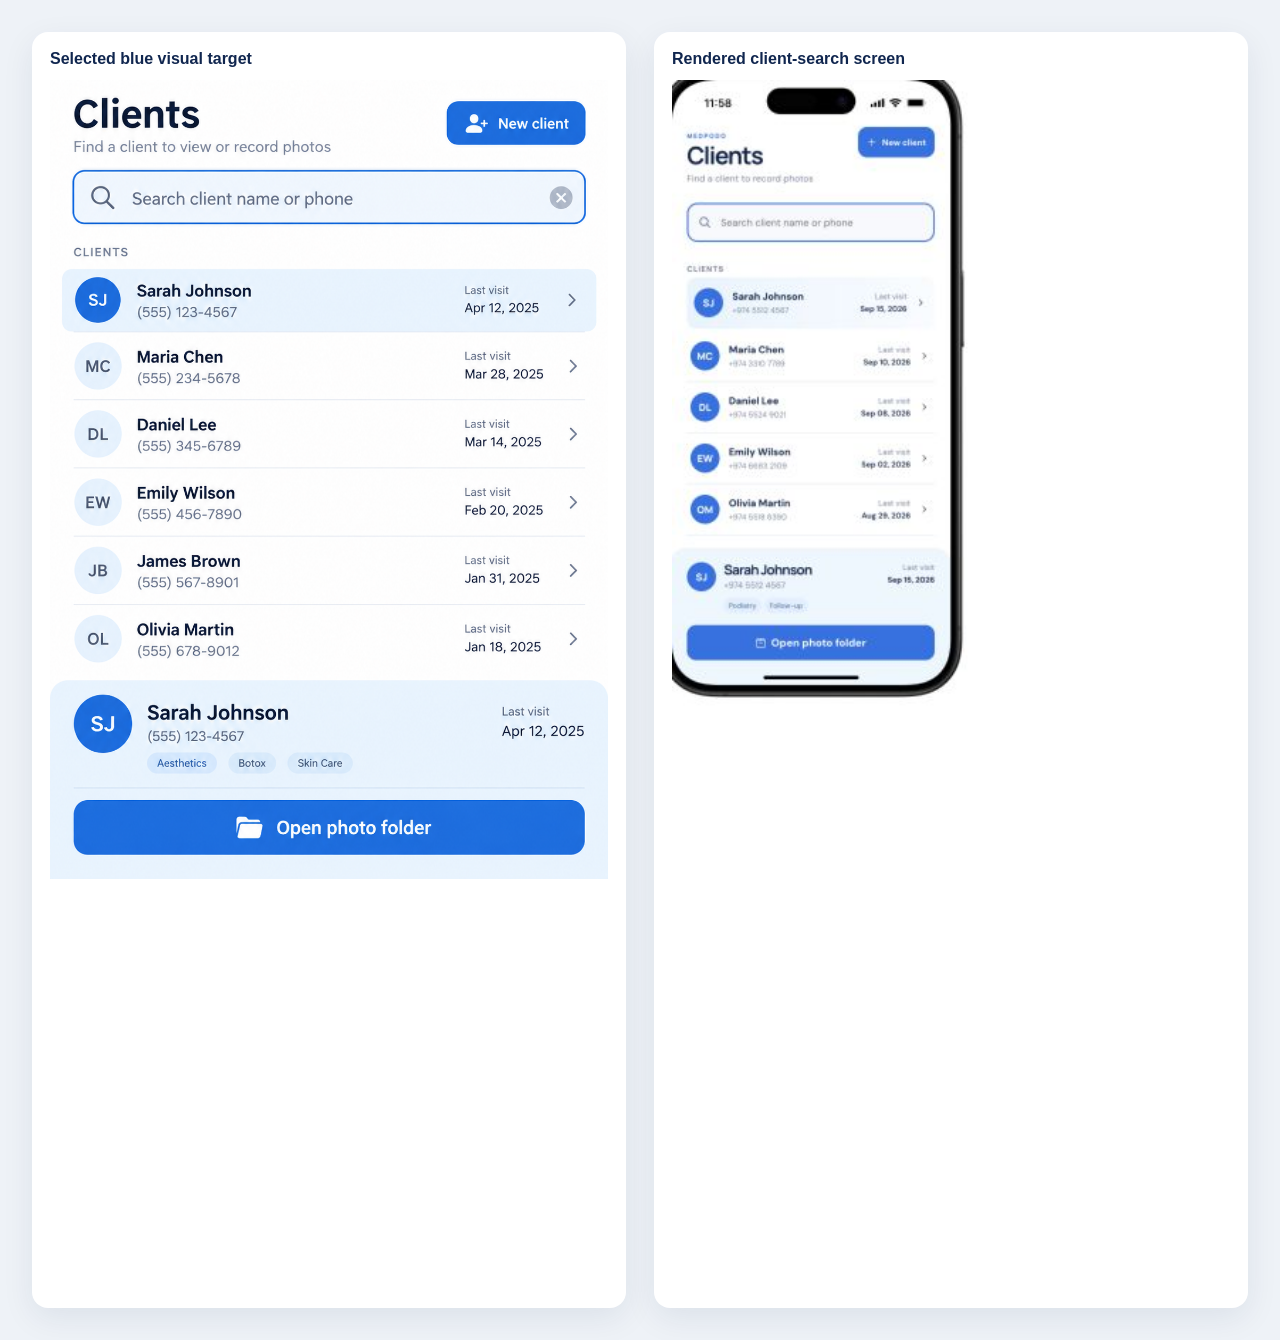
<file: design-compare.html>
<!doctype html>
<html lang="en">
  <head>
    <meta charset="UTF-8" />
    <meta name="viewport" content="width=device-width, initial-scale=1.0" />
    <title>MedPodo design comparison</title>
    <style>
      body { margin: 0; padding: 32px; background: #eef2f7; font-family: Arial, sans-serif; color: #10264f; }
      main { display: grid; grid-template-columns: repeat(2, minmax(0, 1fr)); gap: 28px; max-width: 1440px; margin: auto; }
      figure { margin: 0; background: #fff; padding: 18px; border-radius: 16px; box-shadow: 0 10px 32px #10264f14; }
      figcaption { font-weight: 700; margin-bottom: 12px; }
      img { display: block; width: 100%; height: auto; object-fit: contain; background: #fff; }
    </style>
  </head>
  <body>
    <main>
      <figure><figcaption>Selected blue visual target</figcaption><img src="/qa-reference.png" alt="Selected blue MedPodo design" /></figure>
      <figure><figcaption>Rendered client-search screen</figcaption><img src="/qa-implementation.png" alt="Rendered MedPodo client search screen" /></figure>
    </main>
  </body>
</html>
</file>
